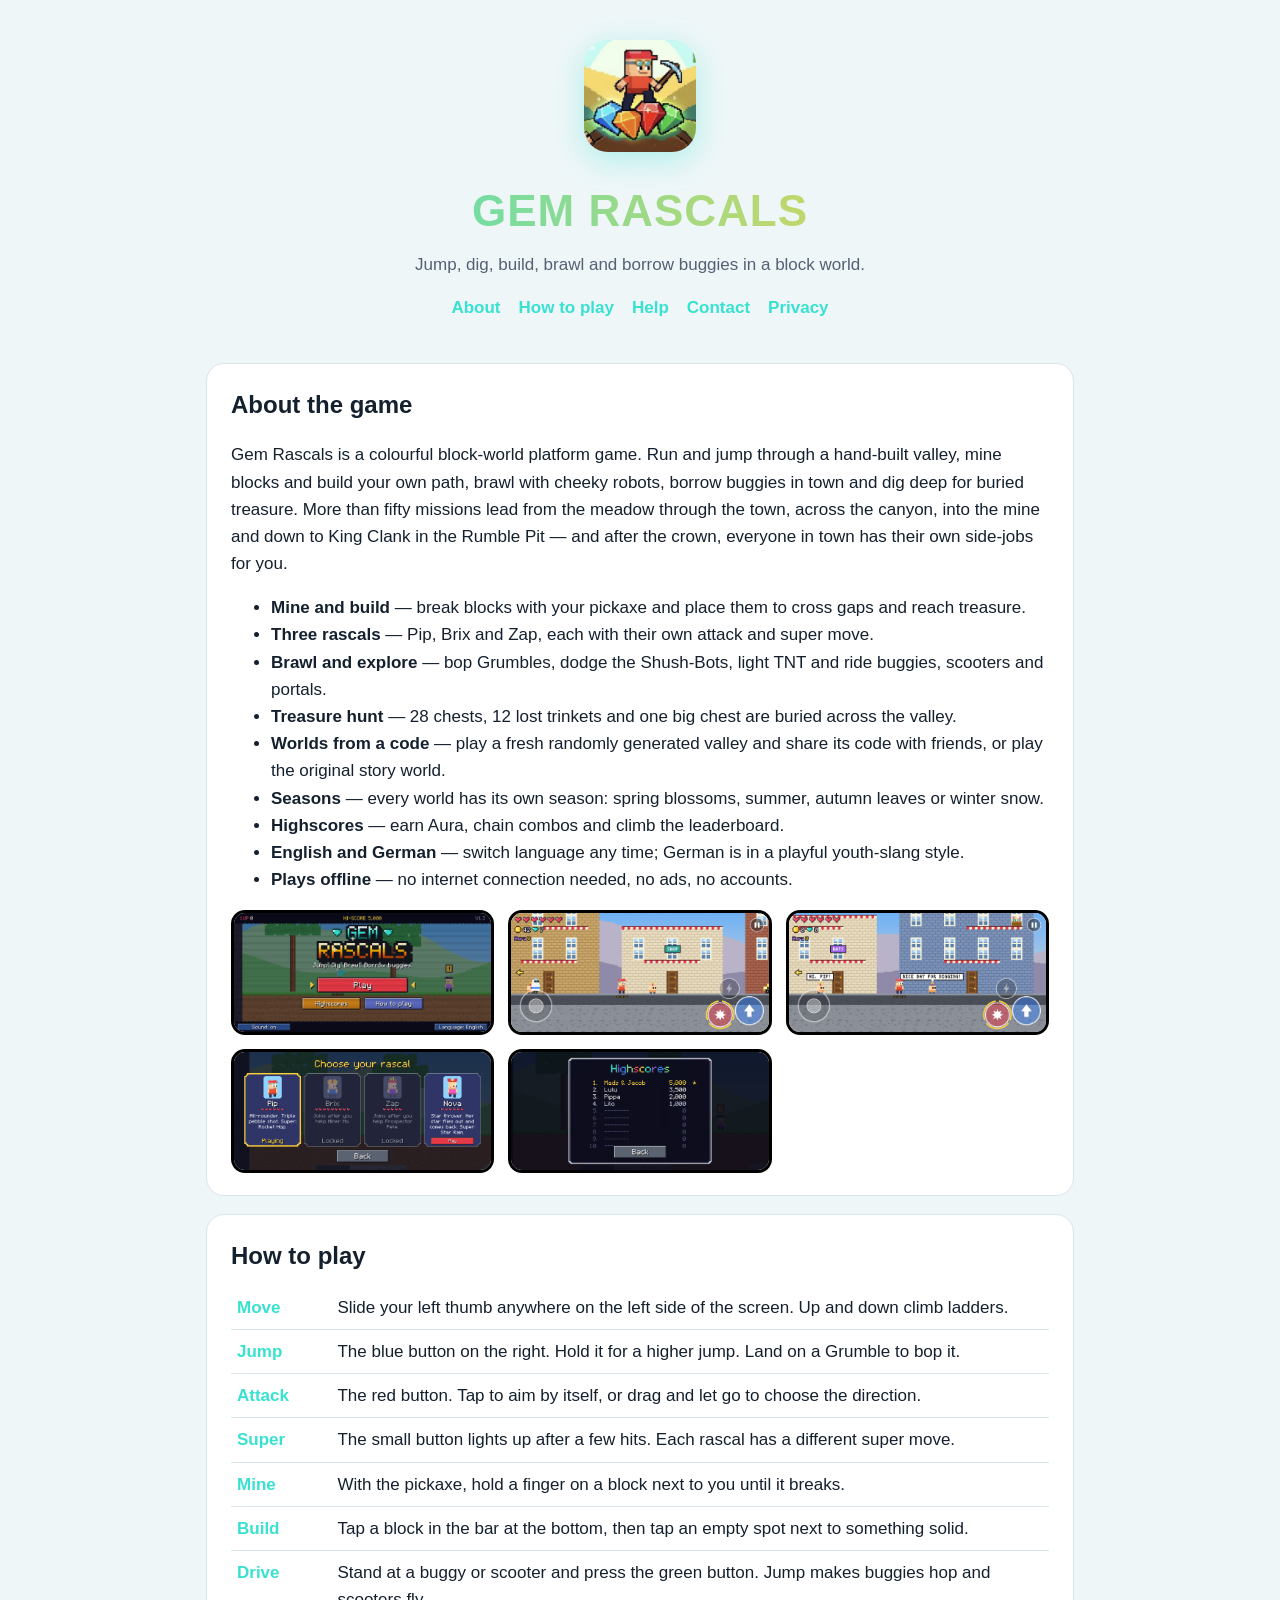
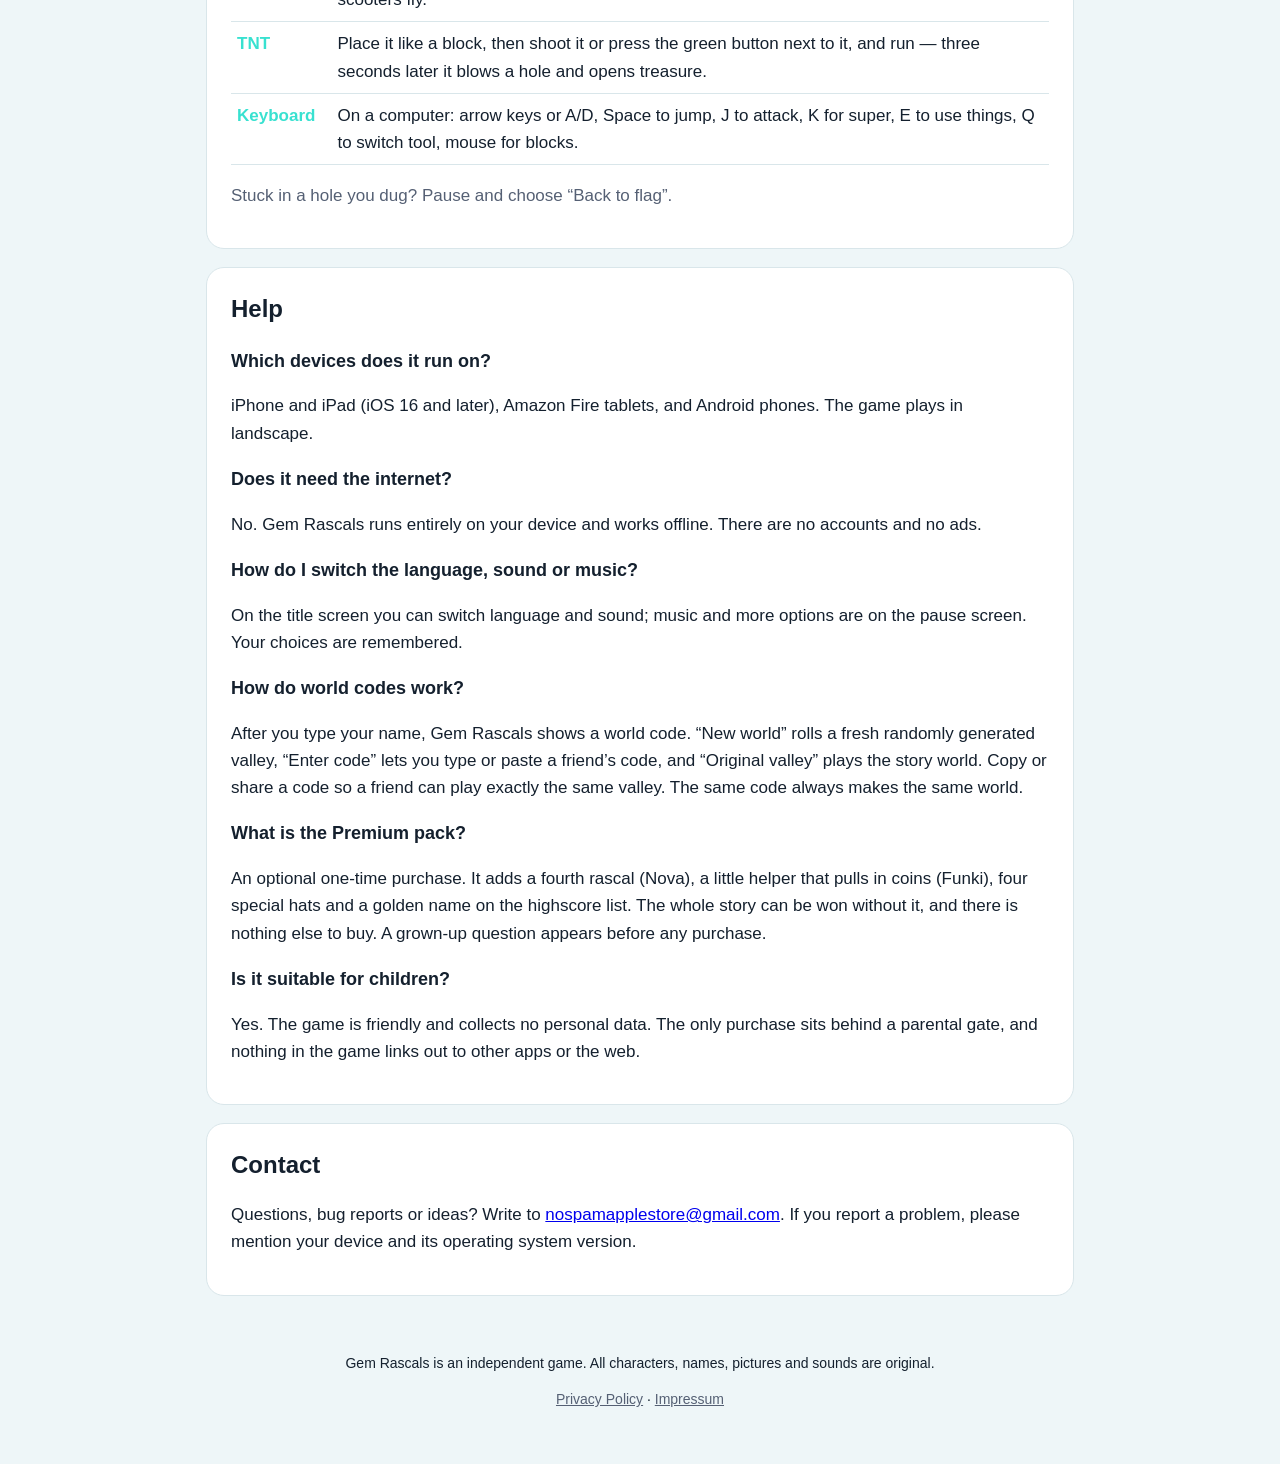
<file: index.html>
<!doctype html>
<html lang="en">
<head>
<meta charset="utf-8">
<meta name="viewport" content="width=device-width, initial-scale=1">
<title>Gem Rascals Support</title>
<meta name="description" content="Gem Rascals is a block-world platform game for iPhone, iPad, Fire tablets and Android phones: jump, dig, build, brawl and borrow buggies. Help, controls and contact.">
<link rel="icon" href="images/icon.png">
<link rel="stylesheet" href="style.css">
</head>
<body>
<div class="wrap">
  <header>
    <img src="images/icon.png" alt="Gem Rascals app icon">
    <h1>GEM RASCALS</h1>
    <p class="tag">Jump, dig, build, brawl and borrow buggies in a block world.</p>
    <nav>
      <a href="#about">About</a>
      <a href="#controls">How to play</a>
      <a href="#faq">Help</a>
      <a href="#contact">Contact</a>
      <a href="privacy.html">Privacy</a>
    </nav>
  </header>

  <section id="about">
    <h2>About the game</h2>
    <p>Gem Rascals is a colourful block-world platform game. Run and jump through a hand-built valley, mine blocks and build your own path, brawl with cheeky robots, borrow buggies in town and dig deep for buried treasure. More than fifty missions lead from the meadow through the town, across the canyon, into the mine and down to King Clank in the Rumble Pit — and after the crown, everyone in town has their own side-jobs for you.</p>
    <ul>
      <li><strong>Mine and build</strong> — break blocks with your pickaxe and place them to cross gaps and reach treasure.</li>
      <li><strong>Three rascals</strong> — Pip, Brix and Zap, each with their own attack and super move.</li>
      <li><strong>Brawl and explore</strong> — bop Grumbles, dodge the Shush-Bots, light TNT and ride buggies, scooters and portals.</li>
      <li><strong>Treasure hunt</strong> — 28 chests, 12 lost trinkets and one big chest are buried across the valley.</li>
      <li><strong>Worlds from a code</strong> — play a fresh randomly generated valley and share its code with friends, or play the original story world.</li>
      <li><strong>Seasons</strong> — every world has its own season: spring blossoms, summer, autumn leaves or winter snow.</li>
      <li><strong>Highscores</strong> — earn Aura, chain combos and climb the leaderboard.</li>
      <li><strong>English and German</strong> — switch language any time; German is in a playful youth-slang style.</li>
      <li><strong>Plays offline</strong> — no internet connection needed, no ads, no accounts.</li>
    </ul>
    <div class="shots">
      <img src="images/shot-title.png" alt="Gem Rascals title screen">
      <img src="images/shot-town.png" alt="Walking through town past the shop">
      <img src="images/shot-talk.png" alt="Townsfolk chatting in town">
      <img src="images/shot-rascals.png" alt="Choosing a rascal">
      <img src="images/shot-scores.png" alt="The highscore list">
    </div>
  </section>

  <section id="controls">
    <h2>How to play</h2>
    <table>
      <tr><td>Move</td><td>Slide your left thumb anywhere on the left side of the screen. Up and down climb ladders.</td></tr>
      <tr><td>Jump</td><td>The blue button on the right. Hold it for a higher jump. Land on a Grumble to bop it.</td></tr>
      <tr><td>Attack</td><td>The red button. Tap to aim by itself, or drag and let go to choose the direction.</td></tr>
      <tr><td>Super</td><td>The small button lights up after a few hits. Each rascal has a different super move.</td></tr>
      <tr><td>Mine</td><td>With the pickaxe, hold a finger on a block next to you until it breaks.</td></tr>
      <tr><td>Build</td><td>Tap a block in the bar at the bottom, then tap an empty spot next to something solid.</td></tr>
      <tr><td>Drive</td><td>Stand at a buggy or scooter and press the green button. Jump makes buggies hop and scooters fly.</td></tr>
      <tr><td>TNT</td><td>Place it like a block, then shoot it or press the green button next to it, and run — three seconds later it blows a hole and opens treasure.</td></tr>
      <tr><td>Keyboard</td><td>On a computer: arrow keys or A/D, Space to jump, J to attack, K for super, E to use things, Q to switch tool, mouse for blocks.</td></tr>
    </table>
    <p class="muted">Stuck in a hole you dug? Pause and choose “Back to flag”.</p>
  </section>

  <section id="faq">
    <h2>Help</h2>
    <h3>Which devices does it run on?</h3>
    <p>iPhone and iPad (iOS 16 and later), Amazon Fire tablets, and Android phones. The game plays in landscape.</p>
    <h3>Does it need the internet?</h3>
    <p>No. Gem Rascals runs entirely on your device and works offline. There are no accounts and no ads.</p>
    <h3>How do I switch the language, sound or music?</h3>
    <p>On the title screen you can switch language and sound; music and more options are on the pause screen. Your choices are remembered.</p>
    <h3>How do world codes work?</h3>
    <p>After you type your name, Gem Rascals shows a world code. “New world” rolls a fresh randomly generated valley, “Enter code” lets you type or paste a friend’s code, and “Original valley” plays the story world. Copy or share a code so a friend can play exactly the same valley. The same code always makes the same world.</p>
    <h3>What is the Premium pack?</h3>
    <p>An optional one-time purchase. It adds a fourth rascal (Nova), a little helper that pulls in coins (Funki), four special hats and a golden name on the highscore list. The whole story can be won without it, and there is nothing else to buy. A grown-up question appears before any purchase.</p>
    <h3>Is it suitable for children?</h3>
    <p>Yes. The game is friendly and collects no personal data. The only purchase sits behind a parental gate, and nothing in the game links out to other apps or the web.</p>
  </section>

  <section id="contact">
    <h2>Contact</h2>
    <p>Questions, bug reports or ideas? Write to <a href="mailto:nospamapplestore@gmail.com">nospamapplestore@gmail.com</a>. If you report a problem, please mention your device and its operating system version.</p>
  </section>

  <footer>
    <p>Gem Rascals is an independent game. All characters, names, pictures and sounds are original.</p>
    <p><a href="privacy.html">Privacy Policy</a> · <a href="impressum.html">Impressum</a></p>
  </footer>
</div>
</body>
</html>
</file>
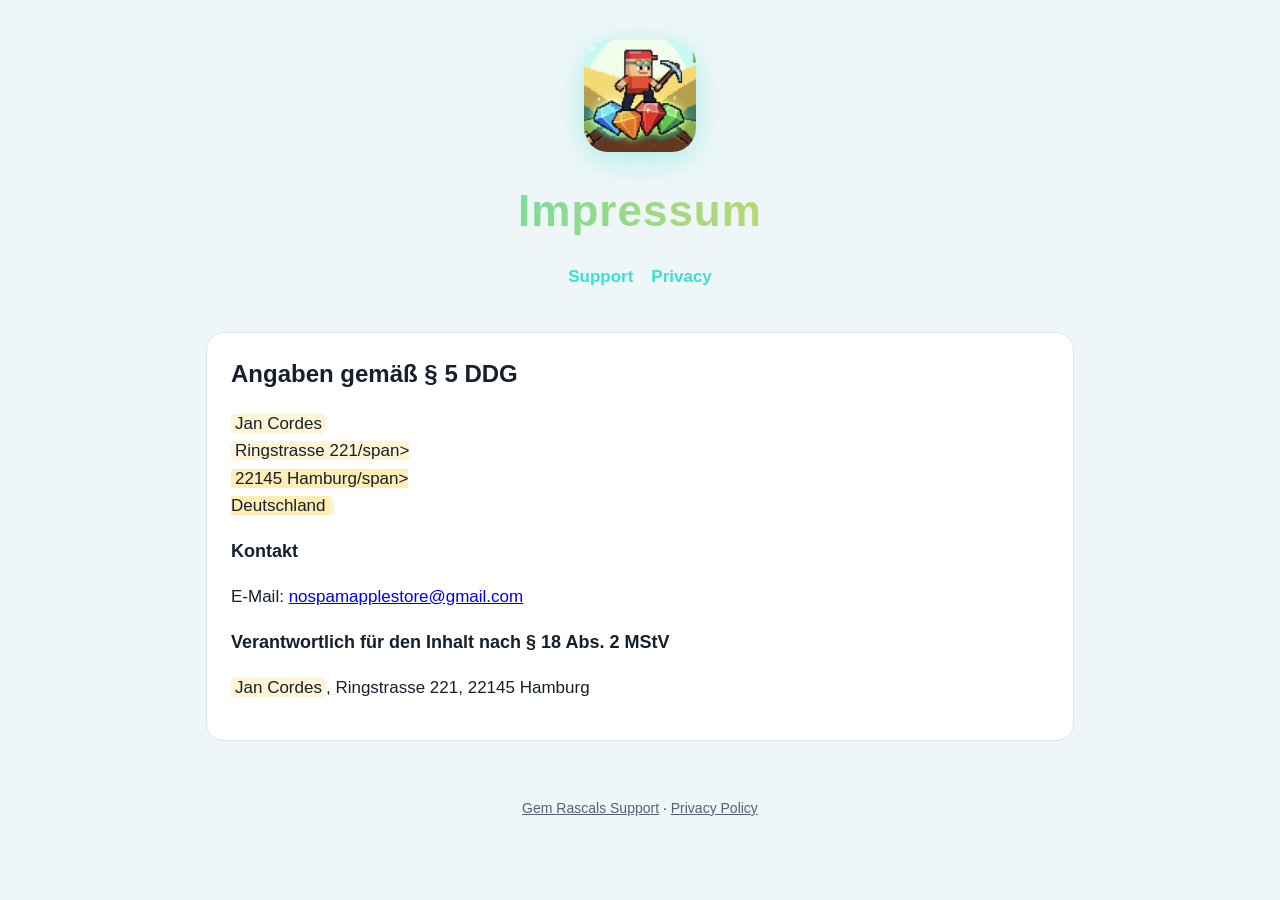
<file: impressum.html>
<!doctype html>
<html lang="de">
<head>
<meta charset="utf-8">
<meta name="viewport" content="width=device-width, initial-scale=1">
<title>Gem Rascals Impressum</title>
<link rel="icon" href="images/icon.png">
<link rel="stylesheet" href="style.css">
</head>
<body>
<div class="wrap">
  <header>
    <img src="images/icon.png" alt="Gem Rascals App-Symbol">
    <h1>Impressum</h1>
    <nav><a href="index.html">Support</a><a href="privacy.html">Privacy</a></nav>
  </header>
  <section>
    <h2>Angaben gemäß § 5 DDG</h2>
    <p><span class="placeholder">Jan Cordes</span><br>
      <span class="placeholder">Ringstrasse 221/span><br>
      <span class="placeholder">22145 Hamburg/span><br>
      Deutschland</p>
    <h3>Kontakt</h3>
    <p>E-Mail: <a href="mailto:nospamapplestore@gmail.com">nospamapplestore@gmail.com</a></p>
    <h3>Verantwortlich für den Inhalt nach § 18 Abs. 2 MStV</h3>
    <p><span class="placeholder">Jan Cordes</span>, Ringstrasse 221, 22145 Hamburg</p>
  </section>
  <footer><p><a href="index.html">Gem Rascals Support</a> · <a href="privacy.html">Privacy Policy</a></p></footer>
</div>
</body>
</html>
</file>
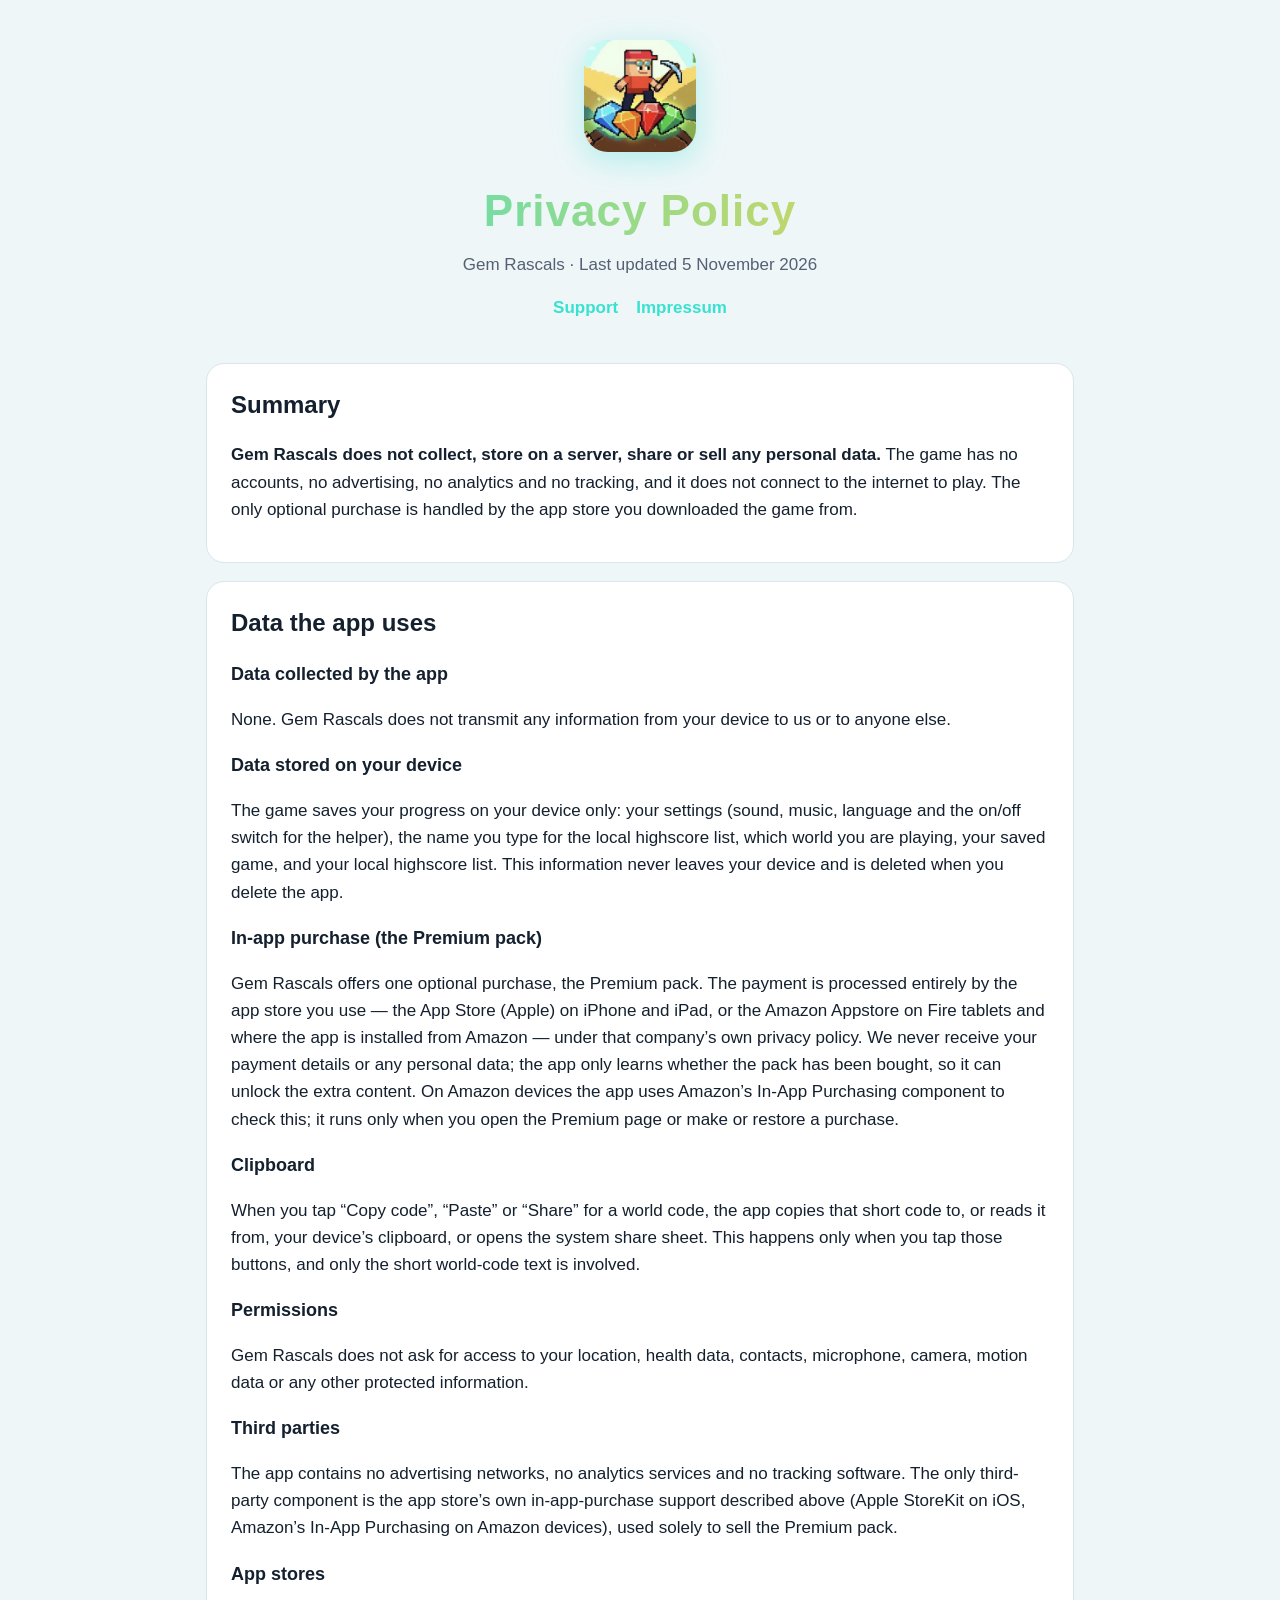
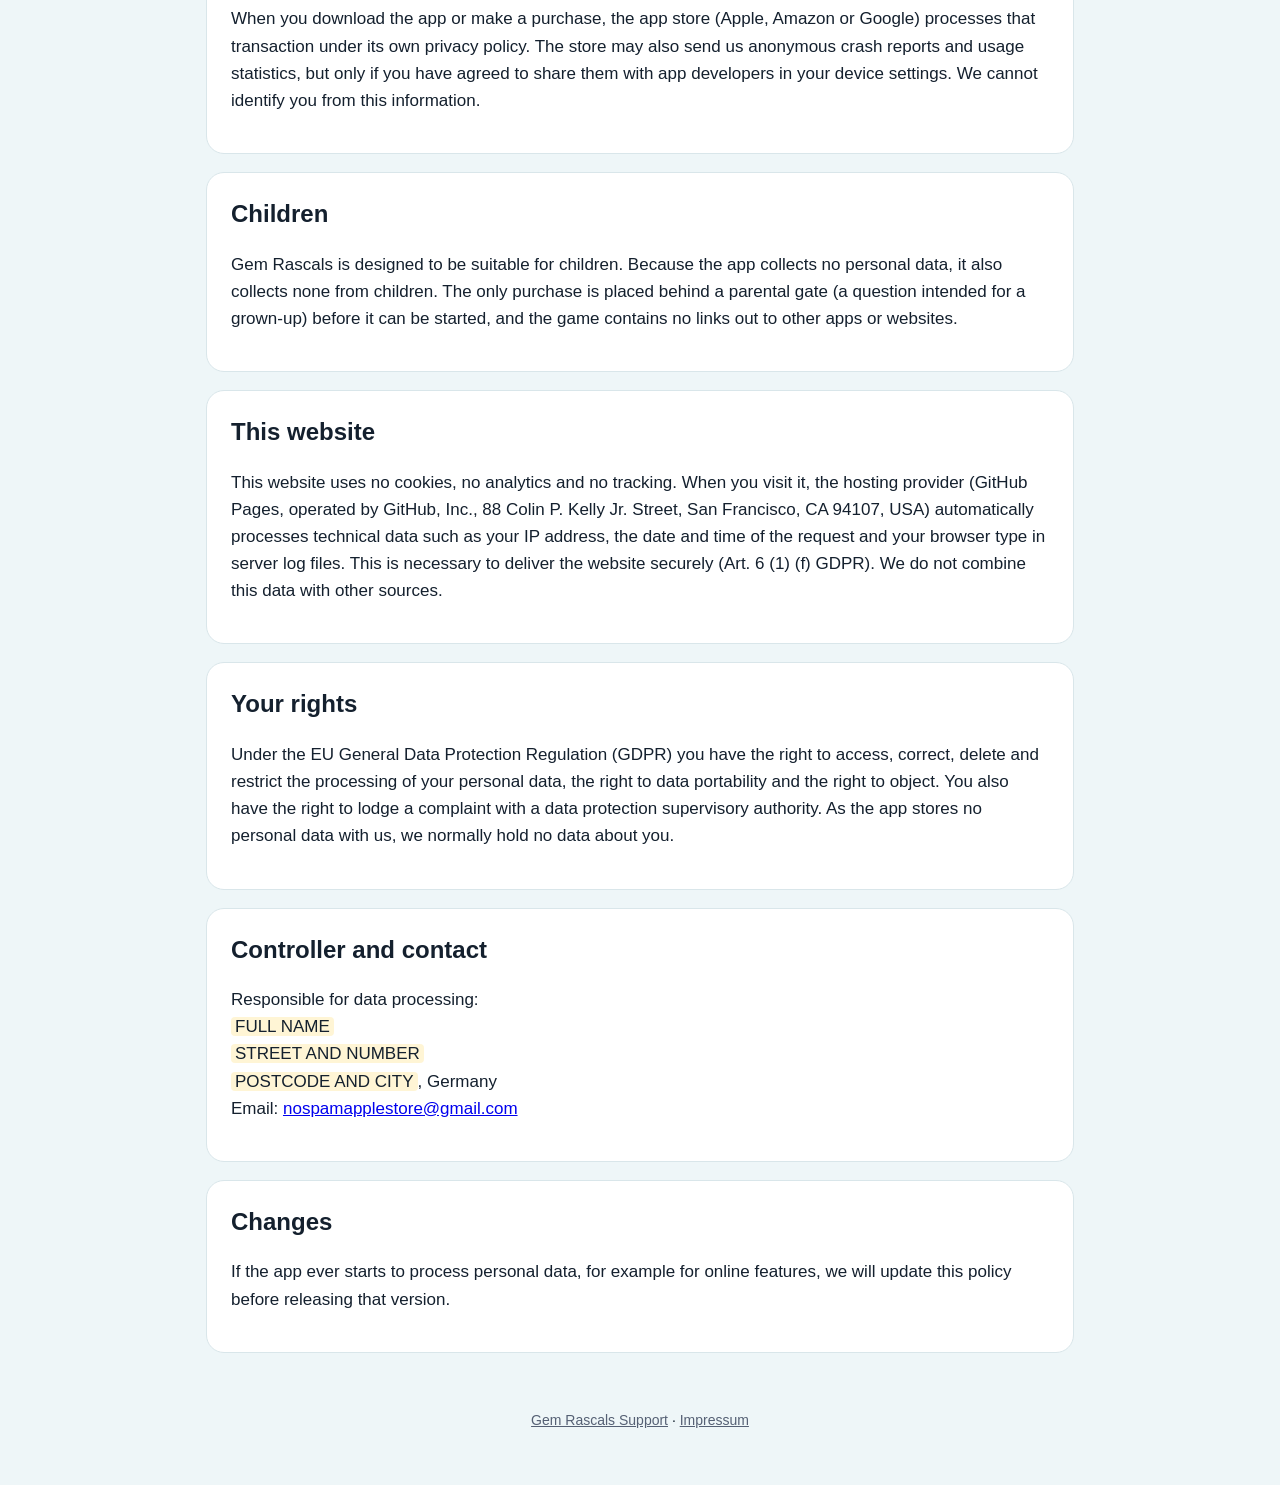
<file: privacy.html>
<!doctype html>
<html lang="en">
<head>
<meta charset="utf-8">
<meta name="viewport" content="width=device-width, initial-scale=1">
<title>Gem Rascals Privacy Policy</title>
<meta name="description" content="Privacy policy for the Gem Rascals game for iPhone, iPad, Fire tablets and Android. The app collects no personal data.">
<link rel="icon" href="images/icon.png">
<link rel="stylesheet" href="style.css">
</head>
<body>
<div class="wrap">
  <header>
    <img src="images/icon.png" alt="Gem Rascals app icon">
    <h1>Privacy Policy</h1>
    <p class="tag">Gem Rascals · Last updated 5 November 2026</p>
    <nav><a href="index.html">Support</a><a href="impressum.html">Impressum</a></nav>
  </header>

  <section>
    <h2>Summary</h2>
    <p><strong>Gem Rascals does not collect, store on a server, share or sell any personal data.</strong> The game has no accounts, no advertising, no analytics and no tracking, and it does not connect to the internet to play. The only optional purchase is handled by the app store you downloaded the game from.</p>
  </section>

  <section>
    <h2>Data the app uses</h2>
    <h3>Data collected by the app</h3>
    <p>None. Gem Rascals does not transmit any information from your device to us or to anyone else.</p>
    <h3>Data stored on your device</h3>
    <p>The game saves your progress on your device only: your settings (sound, music, language and the on/off switch for the helper), the name you type for the local highscore list, which world you are playing, your saved game, and your local highscore list. This information never leaves your device and is deleted when you delete the app.</p>
    <h3>In-app purchase (the Premium pack)</h3>
    <p>Gem Rascals offers one optional purchase, the Premium pack. The payment is processed entirely by the app store you use — the App Store (Apple) on iPhone and iPad, or the Amazon Appstore on Fire tablets and where the app is installed from Amazon — under that company’s own privacy policy. We never receive your payment details or any personal data; the app only learns whether the pack has been bought, so it can unlock the extra content. On Amazon devices the app uses Amazon’s In-App Purchasing component to check this; it runs only when you open the Premium page or make or restore a purchase.</p>
    <h3>Clipboard</h3>
    <p>When you tap “Copy code”, “Paste” or “Share” for a world code, the app copies that short code to, or reads it from, your device’s clipboard, or opens the system share sheet. This happens only when you tap those buttons, and only the short world-code text is involved.</p>
    <h3>Permissions</h3>
    <p>Gem Rascals does not ask for access to your location, health data, contacts, microphone, camera, motion data or any other protected information.</p>
    <h3>Third parties</h3>
    <p>The app contains no advertising networks, no analytics services and no tracking software. The only third-party component is the app store’s own in-app-purchase support described above (Apple StoreKit on iOS, Amazon’s In-App Purchasing on Amazon devices), used solely to sell the Premium pack.</p>
    <h3>App stores</h3>
    <p>When you download the app or make a purchase, the app store (Apple, Amazon or Google) processes that transaction under its own privacy policy. The store may also send us anonymous crash reports and usage statistics, but only if you have agreed to share them with app developers in your device settings. We cannot identify you from this information.</p>
  </section>

  <section>
    <h2>Children</h2>
    <p>Gem Rascals is designed to be suitable for children. Because the app collects no personal data, it also collects none from children. The only purchase is placed behind a parental gate (a question intended for a grown-up) before it can be started, and the game contains no links out to other apps or websites.</p>
  </section>

  <section>
    <h2>This website</h2>
    <p>This website uses no cookies, no analytics and no tracking. When you visit it, the hosting provider (GitHub Pages, operated by GitHub, Inc., 88 Colin P. Kelly Jr. Street, San Francisco, CA 94107, USA) automatically processes technical data such as your IP address, the date and time of the request and your browser type in server log files. This is necessary to deliver the website securely (Art. 6 (1) (f) GDPR). We do not combine this data with other sources.</p>
  </section>

  <section>
    <h2>Your rights</h2>
    <p>Under the EU General Data Protection Regulation (GDPR) you have the right to access, correct, delete and restrict the processing of your personal data, the right to data portability and the right to object. You also have the right to lodge a complaint with a data protection supervisory authority. As the app stores no personal data with us, we normally hold no data about you.</p>
  </section>

  <section>
    <h2>Controller and contact</h2>
    <p>Responsible for data processing:<br>
      <span class="placeholder">FULL NAME</span><br>
      <span class="placeholder">STREET AND NUMBER</span><br>
      <span class="placeholder">POSTCODE AND CITY</span>, Germany<br>
      Email: <a href="mailto:nospamapplestore@gmail.com">nospamapplestore@gmail.com</a></p>
  </section>

  <section>
    <h2>Changes</h2>
    <p>If the app ever starts to process personal data, for example for online features, we will update this policy before releasing that version.</p>
  </section>

  <footer><p><a href="index.html">Gem Rascals Support</a> · <a href="impressum.html">Impressum</a></p></footer>
</div>
</body>
</html>
</file>
<file: style.css>
:root {
  --bg: #0f1420;
  --panel: #182033;
  --text: #eef3fb;
  --muted: #a7b2c9;
  --accent: #38e1d0;
  --accent2: #ffd23f;
  --line: #273246;
}
@media (prefers-color-scheme: light) {
  :root { --bg: #eef6f8; --panel: #ffffff; --text: #14202e; --muted: #556074; --line: #d9e6ea; }
}
* { box-sizing: border-box; }
body {
  margin: 0;
  background: var(--bg);
  color: var(--text);
  font: 17px/1.6 -apple-system, BlinkMacSystemFont, "SF Pro Text", "Helvetica Neue", Arial, sans-serif;
}
.wrap { max-width: 900px; margin: 0 auto; padding: 0 16px; }
header { padding: 40px 0 24px; text-align: center; }
header img { width: 112px; height: 112px; border-radius: 24px; box-shadow: 0 8px 30px rgba(56, 225, 208, 0.35); }
h1 {
  margin: 16px 0 4px;
  font-size: 44px;
  font-weight: 900;
  letter-spacing: 1px;
  background: linear-gradient(90deg, var(--accent), var(--accent2));
  -webkit-background-clip: text;
  background-clip: text;
  color: transparent;
}
.tag { color: var(--muted); margin: 0; }
nav { display: flex; justify-content: center; gap: 18px; flex-wrap: wrap; margin-top: 16px; }
nav a { color: var(--accent); text-decoration: none; font-weight: 600; }
nav a:hover { text-decoration: underline; }
section { background: var(--panel); border: 1px solid var(--line); border-radius: 18px; padding: 22px 24px; margin: 18px 0; }
h2 { margin: 0 0 10px; font-size: 24px; }
h3 { margin: 18px 0 6px; font-size: 18px; }
p, li { color: var(--text); }
.muted { color: var(--muted); }
.shots { display: grid; grid-template-columns: repeat(auto-fit, minmax(240px, 1fr)); gap: 14px; margin-top: 10px; }
.shots img { width: 100%; border-radius: 14px; border: 3px solid #000; background: #000; }
table { width: 100%; border-collapse: collapse; }
td { padding: 8px 6px; border-bottom: 1px solid var(--line); vertical-align: top; }
td:first-child { font-weight: 700; white-space: nowrap; padding-right: 16px; color: var(--accent); }
.placeholder { background: rgba(255, 210, 63, 0.22); border-radius: 4px; padding: 0 4px; }
.badges { display: flex; gap: 12px; flex-wrap: wrap; justify-content: center; margin-top: 14px; }
.badges span { background: var(--panel); border: 1px solid var(--line); border-radius: 999px; padding: 6px 14px; color: var(--muted); font-size: 14px; }
footer { text-align: center; color: var(--muted); font-size: 14px; padding: 24px 0 40px; }
footer a { color: var(--muted); }
@media (max-width: 520px) {
  h1 { font-size: 34px; }
  section { padding: 18px 16px; }
  td:first-child { white-space: normal; }
}
</file>
